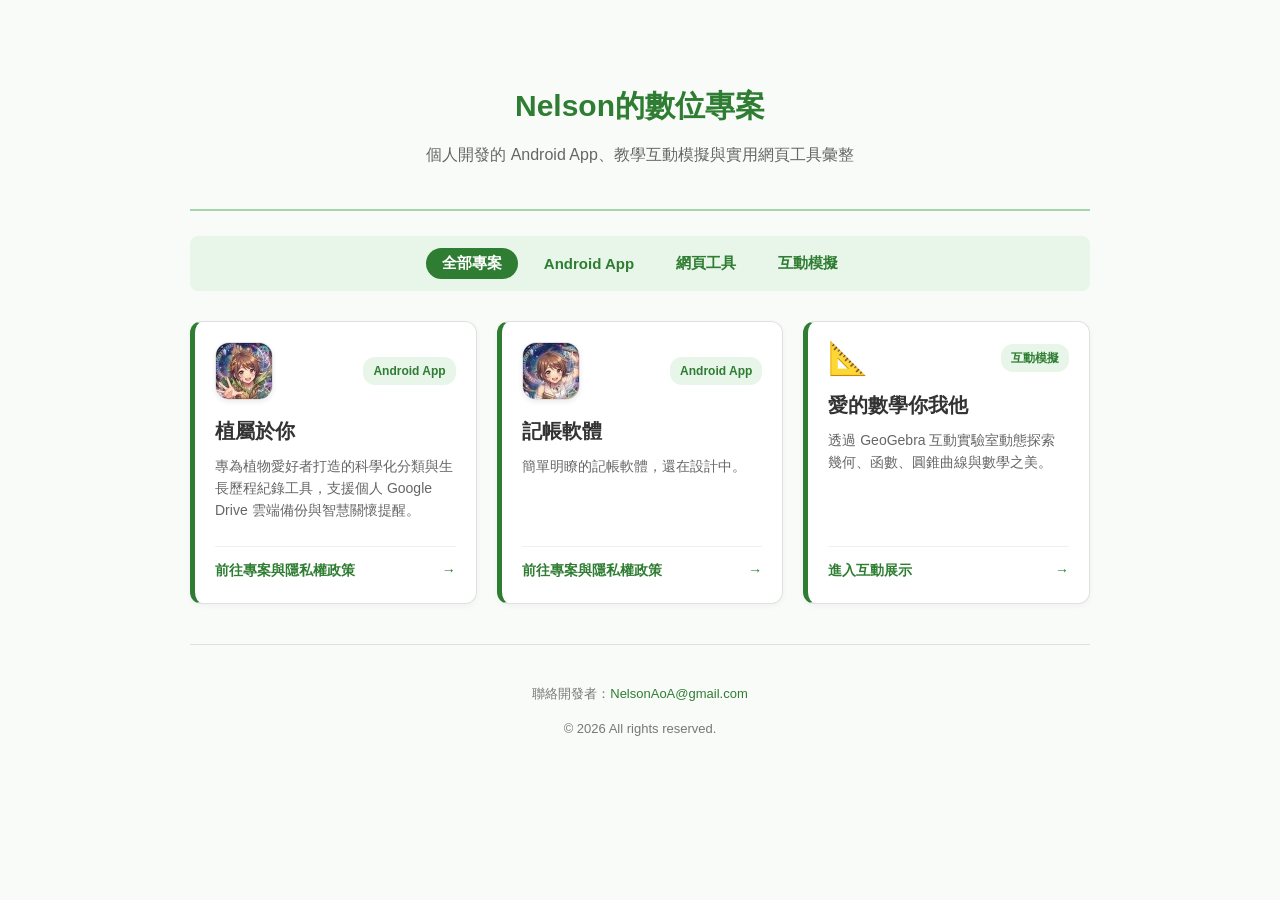
<file: index.html>
<!DOCTYPE html>
<html lang="zh-TW">
<head>
    <meta charset="UTF-8">
    <meta name="viewport" content="width=device-width, initial-scale=1.0">
    <title>Nelson的數位專案</title>
    <link rel="stylesheet" href="style.css">
</head>
<body>

    <header>
        <h1>Nelson的數位專案</h1>
        <p class="subtitle">個人開發的 Android App、教學互動模擬與實用網頁工具彙整</p>
    </header>

    <!-- 分類篩選按鈕 -->
    <nav id="filter-nav">
        <button class="active" data-filter="all">全部專案</button>
        <button data-filter="app">Android App</button>
        <button data-filter="web">網頁工具</button>
        <button data-filter="sim">互動模擬</button>
    </nav>

    <!-- 專案大按鈕卡片區 -->
    <main class="project-grid" id="project-grid">

        <!-- 專案 1：植屬於你 -->
        <a href="./plant/index.html" class="project-card" data-category="app">
            <div>
                <div class="card-header">
                <img src="plant/icon-plant.jpg" alt="植屬於你 App 圖示" class="project-icon-img">
                <span class="project-badge">Android App</span>
            </div>
                <h2>植屬於你</h2>
                <p>專為植物愛好者打造的科學化分類與生長歷程紀錄工具，支援個人 Google Drive 雲端備份與智慧關懷提醒。</p>
            </div>
            <div class="card-footer">
                <span>前往專案與隱私權政策</span>
                <span class="arrow">→</span>
            </div>
        </a>
        <!-- 專案 2：記帳軟體 -->
        <a href="./money/index.html" class="project-card" data-category="app">
            <div>
                <div class="card-header">
                <img src="money/icon-money.jpg" alt="植屬於你 App 圖示" class="project-icon-img">
                <span class="project-badge">Android App</span>
            </div>
                <h2>記帳軟體</h2>
                <p>簡單明瞭的記帳軟體，還在設計中。</p>
            </div>
            <div class="card-footer">
                <span>前往專案與隱私權政策</span>
                <span class="arrow">→</span>
            </div>
        </a>

        <!-- 專案 3：數學網站 -->
        <a href="./mathNlove/" class="project-card theme-pink" data-category="sim">
            <div>
                <div class="card-header">
                    <span class="project-icon">📐</span>
                    <span class="project-badge">互動模擬</span>
                </div>
                <h2>愛的數學你我他</h2>
                <p>透過 GeoGebra 互動實驗室動態探索幾何、函數、圓錐曲線與數學之美。</p>
            </div>
            <div class="card-footer">
                <span>進入互動展示</span>
                <span class="arrow">→</span>
            </div>
        </a>


    </main>

    <div class="footer">
        <p>聯絡開發者：<a href="mailto:NelsonAoA@gmail.com">NelsonAoA@gmail.com</a></p>
        <p>&copy; 2026 All rights reserved.</p>
    </div>

    <script>
        const filterButtons = document.querySelectorAll('#filter-nav button');
        const projectCards = document.querySelectorAll('.project-card');

        filterButtons.forEach(button => {
            button.addEventListener('click', () => {
                filterButtons.forEach(btn => btn.classList.remove('active'));
                button.classList.add('active');

                const filter = button.getAttribute('data-filter');

                projectCards.forEach(card => {
                    const category = card.getAttribute('data-category');
                    if(filter === 'all' || category === filter)
                    {
                        card.classList.remove('hidden');
                    }
                    else
                    {
                        card.classList.add('hidden');
                    }
                });
            });
        });
    </script>

</body>
</html>
</file>
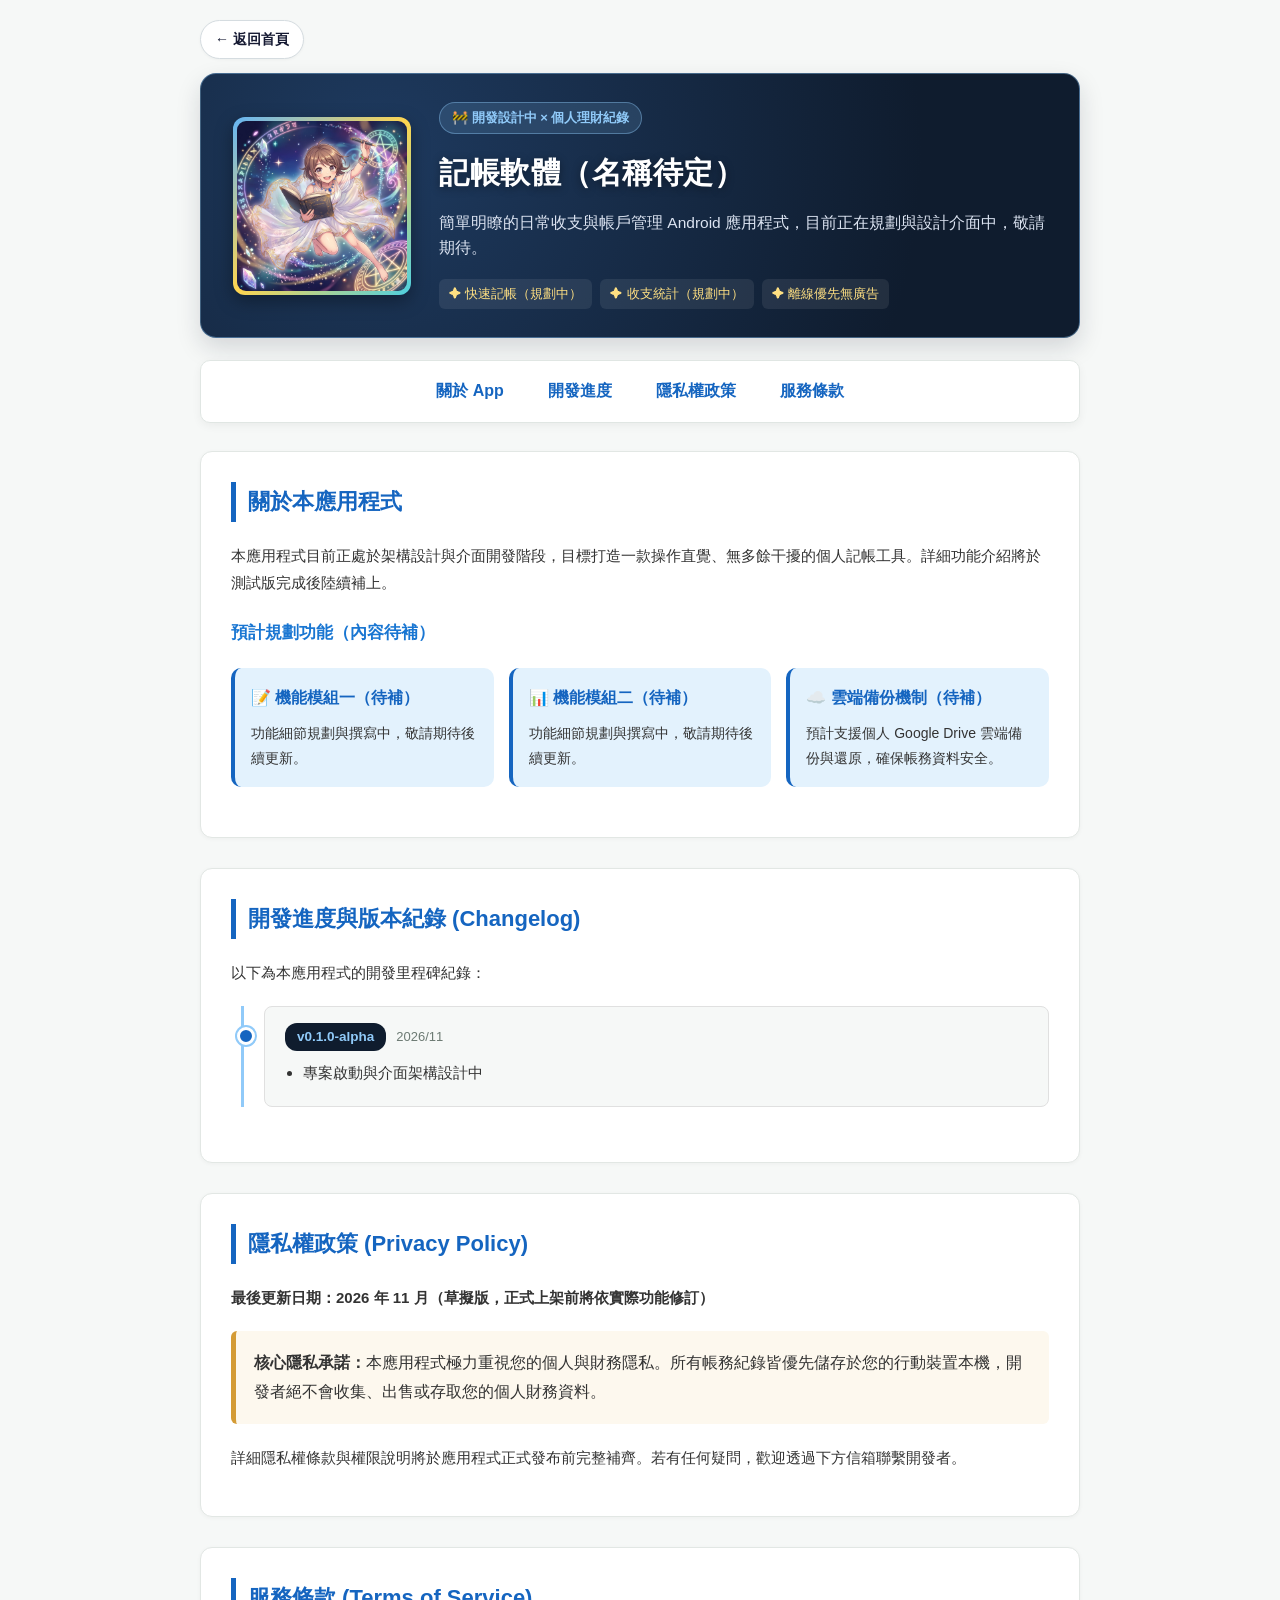
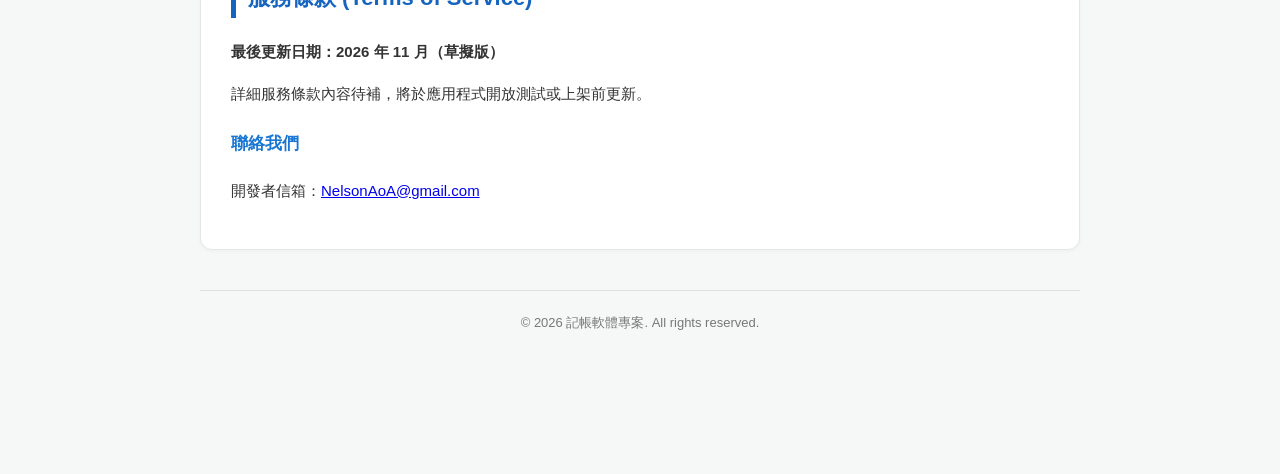
<file: money/index.html>
<!DOCTYPE html>
<html lang="zh-TW">
<head>
    <meta charset="UTF-8">
    <meta name="viewport" content="width=device-width, initial-scale=1.0">
    <title>記帳軟體 - 官方網站、隱私權政策與服務條款</title>
    <link rel="stylesheet" href="../project-style.css">
</head>
<body class="theme-blue">

    <!-- 頂部返回導覽列 -->
    <div class="top-bar">
        <a href="../index.html" class="back-btn">← 返回首頁</a>
    </div>

    <!-- 主視覺橫幅 -->
    <header class="hero-banner">
        <div class="hero-image-wrapper">
            <img src="hero-money.jpg" alt="記帳軟體 - 財富精靈少女主視覺">
        </div>
        <div class="hero-content">
            <span class="hero-badge">🚧 開發設計中 × 個人理財紀錄</span>
            <h1>記帳軟體（名稱待定）</h1>
            <p class="subtitle">簡單明瞭的日常收支與帳戶管理 Android 應用程式，目前正在規劃與設計介面中，敬請期待。</p>
            <div class="hero-tags">
                <span>✦ 快速記帳（規劃中）</span>
                <span>✦ 收支統計（規劃中）</span>
                <span>✦ 離線優先無廣告</span>
            </div>
        </div>
    </header>

    <!-- 導覽列 -->
    <nav>
        <a href="#about">關於 App</a>
        <a href="#changelog">開發進度</a>
        <a href="#privacy">隱私權政策</a>
        <a href="#terms">服務條款</a>
    </nav>

    <!-- 1. 應用程式介紹區塊 -->
    <section id="about">
        <h2>關於本應用程式</h2>
        <p>本應用程式目前正處於架構設計與介面開發階段，目標打造一款操作直覺、無多餘干擾的個人記帳工具。詳細功能介紹將於測試版完成後陸續補上。</p>

        <h3>預計規劃功能（內容待補）</h3>
        <div class="feature-grid">
            <div class="feature-item">
                <h4>📝 機能模組一（待補）</h4>
                <p>功能細節規劃與撰寫中，敬請期待後續更新。</p>
            </div>
            <div class="feature-item">
                <h4>📊 機能模組二（待補）</h4>
                <p>功能細節規劃與撰寫中，敬請期待後續更新。</p>
            </div>
            <div class="feature-item">
                <h4>☁️ 雲端備份機制（待補）</h4>
                <p>預計支援個人 Google Drive 雲端備份與還原，確保帳務資料安全。</p>
            </div>
        </div>
    </section>

    <!-- 2. 版本更新紀錄區塊 -->
    <section id="changelog">
        <h2>開發進度與版本紀錄 (Changelog)</h2>
        <p>以下為本應用程式的開發里程碑紀錄：</p>

        <div class="version-timeline">
            <div class="version-card">
                <div class="version-header">
                    <span class="version-tag">v0.1.0-alpha</span>
                    <span class="version-date">2026/11</span>
                </div>
                <ul>
                    <li>專案啟動與介面架構設計中</li>
                </ul>
            </div>
        </div>
    </section>

    <!-- 3. 隱私權政策區塊 -->
    <section id="privacy">
        <h2>隱私權政策 (Privacy Policy)</h2>
        <p><strong>最後更新日期：2026 年 11 月（草擬版，正式上架前將依實際功能修訂）</strong></p>

        <div class="highlight-box">
            <strong>核心隱私承諾：</strong>本應用程式極力重視您的個人與財務隱私。所有帳務紀錄皆優先儲存於您的行動裝置本機，開發者絕不會收集、出售或存取您的個人財務資料。
        </div>

        <p>詳細隱私權條款與權限說明將於應用程式正式發布前完整補齊。若有任何疑問，歡迎透過下方信箱聯繫開發者。</p>
    </section>

    <!-- 4. 服務條款區塊 -->
    <section id="terms">
        <h2>服務條款 (Terms of Service)</h2>
        <p><strong>最後更新日期：2026 年 11 月（草擬版）</strong></p>
        <p>詳細服務條款內容待補，將於應用程式開放測試或上架前更新。</p>

        <h3>聯絡我們</h3>
        <p>開發者信箱：<a href="mailto:NelsonAoA@gmail.com">NelsonAoA@gmail.com</a></p>
    </section>

    <div class="footer">
        &copy; 2026 記帳軟體專案. All rights reserved.
    </div>

</body>
</html>
</file>
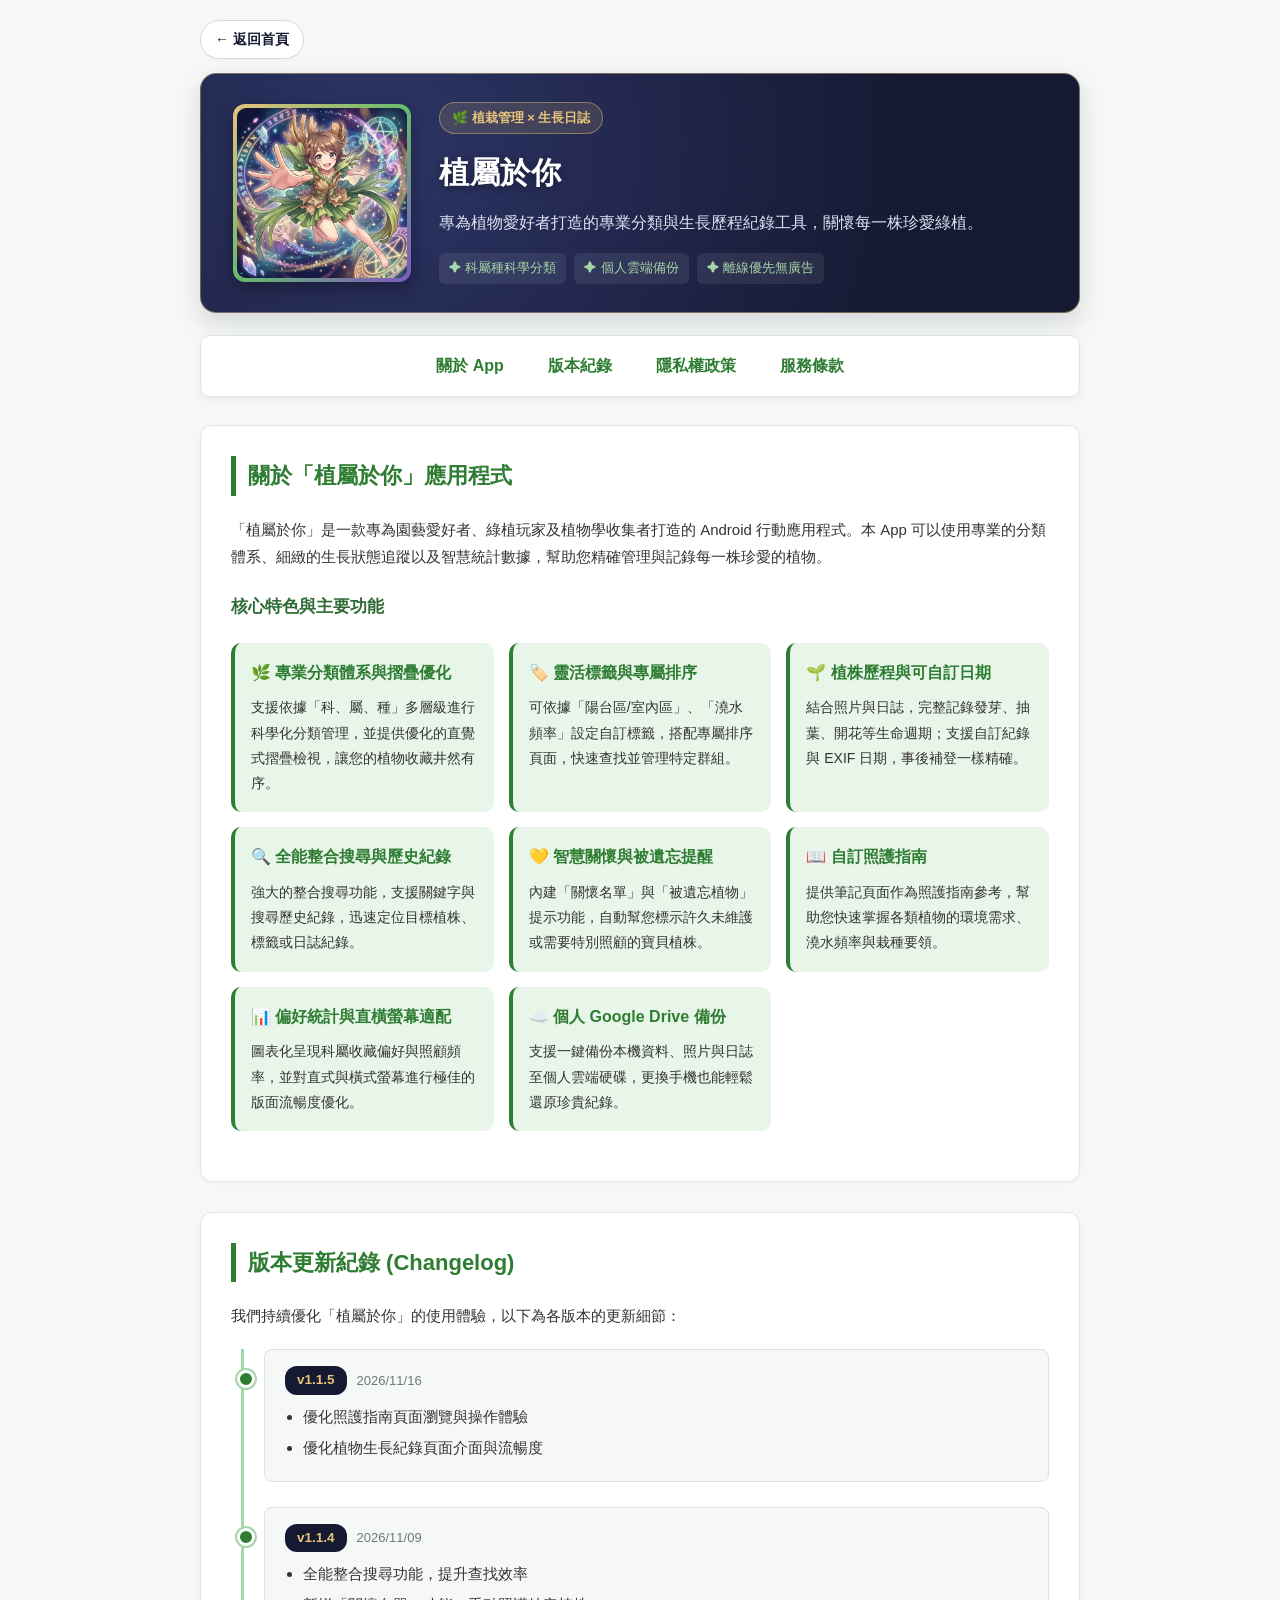
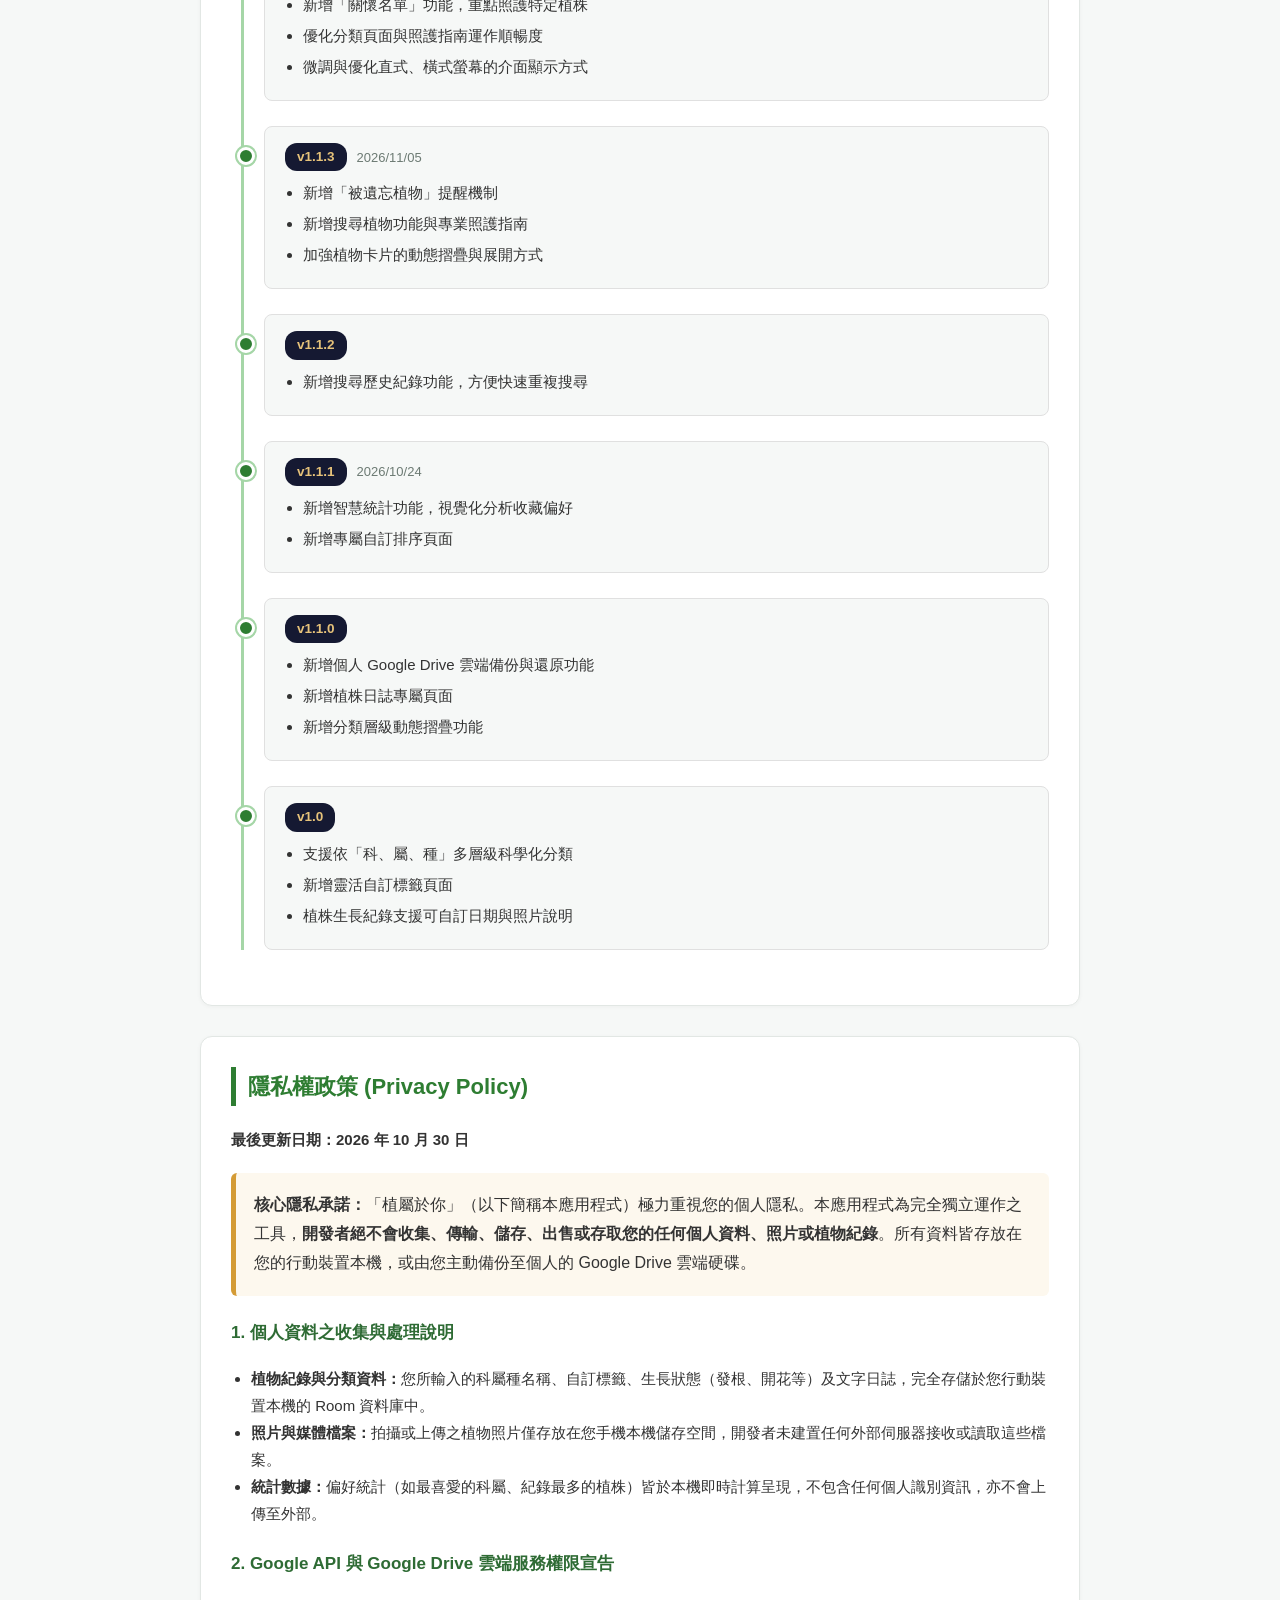
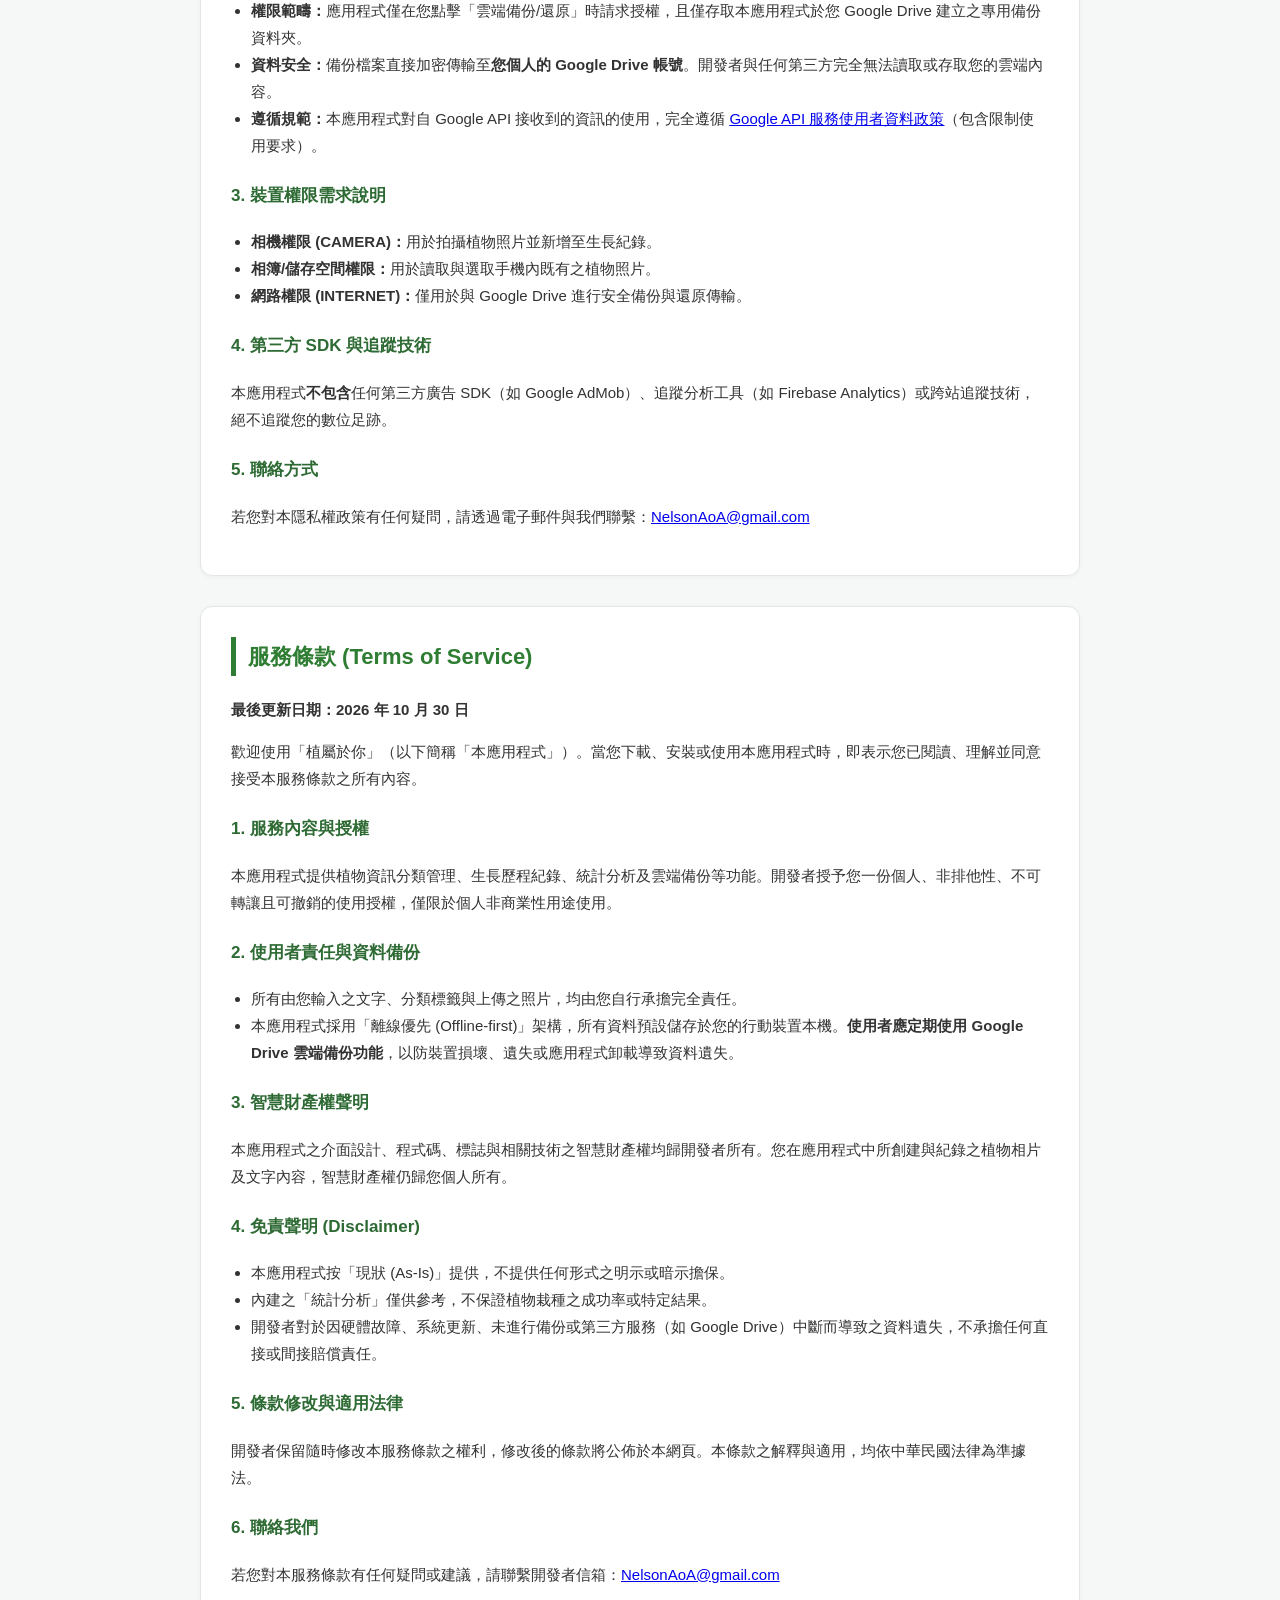
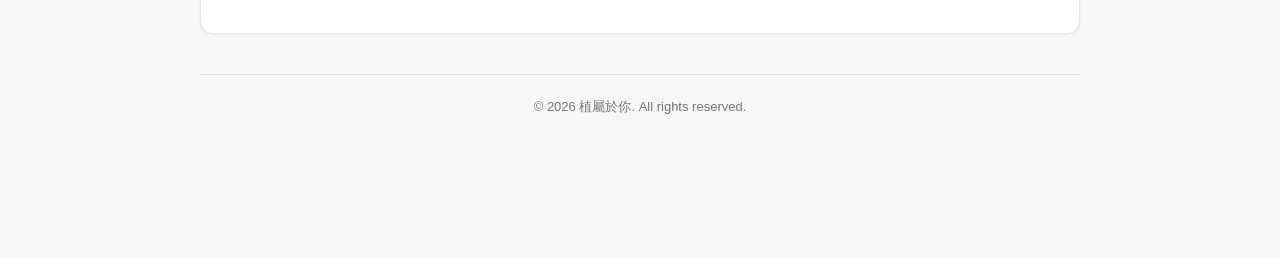
<file: plant/index.html>
<!DOCTYPE html>
<html lang="zh-TW">
<head>
    <meta charset="UTF-8">
    <meta name="viewport" content="width=device-width, initial-scale=1.0">
    <title>植屬於你 - 官方網站、隱私權政策與服務條款</title>
    <link rel="stylesheet" href="../project-style.css">
</head>
<body class="theme-green">

    <!-- 頂部返回導覽列 -->
    <div class="top-bar">
        <a href="../index.html" class="back-btn">← 返回首頁</a>
    </div>

    <!-- 奇幻星空 × 鹿角蕨精靈主視覺橫幅 -->
    <header class="hero-banner">
        <div class="hero-image-wrapper">
            <img src="hero-plant.jpg" alt="植屬於你 - 鹿角蕨精靈主視覺">
        </div>
        <div class="hero-content">
            <span class="hero-badge">🌿 植栽管理 × 生長日誌</span>
            <h1>植屬於你</h1>
            <p class="subtitle">專為植物愛好者打造的專業分類與生長歷程紀錄工具，關懷每一株珍愛綠植。</p>
            <div class="hero-tags">
                <span>✦ 科屬種科學分類</span>
                <span>✦ 個人雲端備份</span>
                <span>✦ 離線優先無廣告</span>
            </div>
        </div>
    </header>

    <!-- 導覽列：點擊直接跳轉對應段落 -->
    <nav>
        <a href="#about">關於 App</a>
        <a href="#changelog">版本紀錄</a>
        <a href="#privacy">隱私權政策</a>
        <a href="#terms">服務條款</a>
    </nav>

    <!-- 1. 應用程式介紹區塊 -->
    <section id="about">
        <h2>關於「植屬於你」應用程式</h2>
        <p>「植屬於你」是一款專為園藝愛好者、綠植玩家及植物學收集者打造的 Android 行動應用程式。本 App 可以使用專業的分類體系、細緻的生長狀態追蹤以及智慧統計數據，幫助您精確管理與記錄每一株珍愛的植物。</p>

        <h3>核心特色與主要功能</h3>
        <div class="feature-grid">
            <div class="feature-item">
                <h4>🌿 專業分類體系與摺疊優化</h4>
                <p>支援依據「科、屬、種」多層級進行科學化分類管理，並提供優化的直覺式摺疊檢視，讓您的植物收藏井然有序。</p>
            </div>
            <div class="feature-item">
                <h4>🏷️ 靈活標籤與專屬排序</h4>
                <p>可依據「陽台區/室內區」、「澆水頻率」設定自訂標籤，搭配專屬排序頁面，快速查找並管理特定群組。</p>
            </div>
            <div class="feature-item">
                <h4>🌱 植株歷程與可自訂日期</h4>
                <p>結合照片與日誌，完整記錄發芽、抽葉、開花等生命週期；支援自訂紀錄與 EXIF 日期，事後補登一樣精確。</p>
            </div>
            <div class="feature-item">
                <h4>🔍 全能整合搜尋與歷史紀錄</h4>
                <p>強大的整合搜尋功能，支援關鍵字與搜尋歷史紀錄，迅速定位目標植株、標籤或日誌紀錄。</p>
            </div>
            <div class="feature-item">
                <h4>💛 智慧關懷與被遺忘提醒</h4>
                <p>內建「關懷名單」與「被遺忘植物」提示功能，自動幫您標示許久未維護或需要特別照顧的寶貝植株。</p>
            </div>
            <div class="feature-item">
                <h4>📖 自訂照護指南</h4>
                <p>提供筆記頁面作為照護指南參考，幫助您快速掌握各類植物的環境需求、澆水頻率與栽種要領。</p>
            </div>
            <div class="feature-item">
                <h4>📊 偏好統計與直橫螢幕適配</h4>
                <p>圖表化呈現科屬收藏偏好與照顧頻率，並對直式與橫式螢幕進行極佳的版面流暢度優化。</p>
            </div>
            <div class="feature-item">
                <h4>☁️ 個人 Google Drive 備份</h4>
                <p>支援一鍵備份本機資料、照片與日誌至個人雲端硬碟，更換手機也能輕鬆還原珍貴紀錄。</p>
            </div>
        </div>
    </section>

    <!-- 2. 版本更新紀錄區塊 -->
    <section id="changelog">
        <h2>版本更新紀錄 (Changelog)</h2>
        <p>我們持續優化「植屬於你」的使用體驗，以下為各版本的更新細節：</p>

        <div class="version-timeline">

            <!-- v1.1.5 -->
            <div class="version-card">
                <div class="version-header">
                    <span class="version-tag">v1.1.5</span>
                    <span class="version-date">2026/11/16</span>
                </div>
                <ul>
                    <li>優化照護指南頁面瀏覽與操作體驗</li>
                    <li>優化植物生長紀錄頁面介面與流暢度</li>
                </ul>
            </div>

            <!-- v1.1.4 -->
            <div class="version-card">
                <div class="version-header">
                    <span class="version-tag">v1.1.4</span>
                    <span class="version-date">2026/11/09</span>
                </div>
                <ul>
                    <li>全能整合搜尋功能，提升查找效率</li>
                    <li>新增「關懷名單」功能，重點照護特定植株</li>
                    <li>優化分類頁面與照護指南運作順暢度</li>
                    <li>微調與優化直式、橫式螢幕的介面顯示方式</li>
                </ul>
            </div>

            <!-- v1.1.3 -->
            <div class="version-card">
                <div class="version-header">
                    <span class="version-tag">v1.1.3</span>
                    <span class="version-date">2026/11/05</span>
                </div>
                <ul>
                    <li>新增「被遺忘植物」提醒機制</li>
                    <li>新增搜尋植物功能與專業照護指南</li>
                    <li>加強植物卡片的動態摺疊與展開方式</li>
                </ul>
            </div>

            <!-- v1.1.2 -->
            <div class="version-card">
                <div class="version-header">
                    <span class="version-tag">v1.1.2</span>
                </div>
                <ul>
                    <li>新增搜尋歷史紀錄功能，方便快速重複搜尋</li>
                </ul>
            </div>

            <!-- v1.1.1 -->
            <div class="version-card">
                <div class="version-header">
                    <span class="version-tag">v1.1.1</span>
                    <span class="version-date">2026/10/24</span>
                </div>
                <ul>
                    <li>新增智慧統計功能，視覺化分析收藏偏好</li>
                    <li>新增專屬自訂排序頁面</li>
                </ul>
            </div>

            <!-- v1.1.0 -->
            <div class="version-card">
                <div class="version-header">
                    <span class="version-tag">v1.1.0</span>
                </div>
                <ul>
                    <li>新增個人 Google Drive 雲端備份與還原功能</li>
                    <li>新增植株日誌專屬頁面</li>
                    <li>新增分類層級動態摺疊功能</li>
                </ul>
            </div>

            <!-- v1.0 -->
            <div class="version-card">
                <div class="version-header">
                    <span class="version-tag">v1.0</span>
                </div>
                <ul>
                    <li>支援依「科、屬、種」多層級科學化分類</li>
                    <li>新增靈活自訂標籤頁面</li>
                    <li>植株生長紀錄支援可自訂日期與照片說明</li>
                </ul>
            </div>

        </div>
    </section>

    <!-- 3. 隱私權政策區塊 -->
    <section id="privacy">
        <h2>隱私權政策 (Privacy Policy)</h2>
        <p><strong>最後更新日期：2026 年 10 月 30 日</strong></p>

        <div class="highlight-box">
            <strong>核心隱私承諾：</strong>「植屬於你」（以下簡稱本應用程式）極力重視您的個人隱私。本應用程式為完全獨立運作之工具，<strong>開發者絕不會收集、傳輸、儲存、出售或存取您的任何個人資料、照片或植物紀錄</strong>。所有資料皆存放在您的行動裝置本機，或由您主動備份至個人的 Google Drive 雲端硬碟。
        </div>

        <h3>1. 個人資料之收集與處理說明</h3>
        <ul>
            <li><strong>植物紀錄與分類資料：</strong>您所輸入的科屬種名稱、自訂標籤、生長狀態（發根、開花等）及文字日誌，完全存儲於您行動裝置本機的 Room 資料庫中。</li>
            <li><strong>照片與媒體檔案：</strong>拍攝或上傳之植物照片僅存放在您手機本機儲存空間，開發者未建置任何外部伺服器接收或讀取這些檔案。</li>
            <li><strong>統計數據：</strong>偏好統計（如最喜愛的科屬、紀錄最多的植株）皆於本機即時計算呈現，不包含任何個人識別資訊，亦不會上傳至外部。</li>
        </ul>

        <h3>2. Google API 與 Google Drive 雲端服務權限宣告</h3>
        <ul>
            <li><strong>權限範疇：</strong>應用程式僅在您點擊「雲端備份/還原」時請求授權，且僅存取本應用程式於您 Google Drive 建立之專用備份資料夾。</li>
            <li><strong>資料安全：</strong>備份檔案直接加密傳輸至<strong>您個人的 Google Drive 帳號</strong>。開發者與任何第三方完全無法讀取或存取您的雲端內容。</li>
            <li><strong>遵循規範：</strong>本應用程式對自 Google API 接收到的資訊的使用，完全遵循 <a href="https://developers.google.com/terms/api-services-user-data-policy" target="_blank">Google API 服務使用者資料政策</a>（包含限制使用要求）。</li>
        </ul>

        <h3>3. 裝置權限需求說明</h3>
        <ul>
            <li><strong>相機權限 (CAMERA)：</strong>用於拍攝植物照片並新增至生長紀錄。</li>
            <li><strong>相簿/儲存空間權限：</strong>用於讀取與選取手機內既有之植物照片。</li>
            <li><strong>網路權限 (INTERNET)：</strong>僅用於與 Google Drive 進行安全備份與還原傳輸。</li>
        </ul>

        <h3>4. 第三方 SDK 與追蹤技術</h3>
        <p>本應用程式<strong>不包含</strong>任何第三方廣告 SDK（如 Google AdMob）、追蹤分析工具（如 Firebase Analytics）或跨站追蹤技術，絕不追蹤您的數位足跡。</p>

        <h3>5. 聯絡方式</h3>
        <p>若您對本隱私權政策有任何疑問，請透過電子郵件與我們聯繫：<a href="mailto:NelsonAoA@gmail.com">NelsonAoA@gmail.com</a></p>
    </section>

    <!-- 4. 服務條款區塊 -->
    <section id="terms">
        <h2>服務條款 (Terms of Service)</h2>
        <p><strong>最後更新日期：2026 年 10 月 30 日</strong></p>

        <p>歡迎使用「植屬於你」（以下簡稱「本應用程式」）。當您下載、安裝或使用本應用程式時，即表示您已閱讀、理解並同意接受本服務條款之所有內容。</p>

        <h3>1. 服務內容與授權</h3>
        <p>本應用程式提供植物資訊分類管理、生長歷程紀錄、統計分析及雲端備份等功能。開發者授予您一份個人、非排他性、不可轉讓且可撤銷的使用授權，僅限於個人非商業性用途使用。</p>

        <h3>2. 使用者責任與資料備份</h3>
        <ul>
            <li>所有由您輸入之文字、分類標籤與上傳之照片，均由您自行承擔完全責任。</li>
            <li>本應用程式採用「離線優先 (Offline-first)」架構，所有資料預設儲存於您的行動裝置本機。<strong>使用者應定期使用 Google Drive 雲端備份功能</strong>，以防裝置損壞、遺失或應用程式卸載導致資料遺失。</li>
        </ul>

        <h3>3. 智慧財產權聲明</h3>
        <p>本應用程式之介面設計、程式碼、標誌與相關技術之智慧財產權均歸開發者所有。您在應用程式中所創建與紀錄之植物相片及文字內容，智慧財產權仍歸您個人所有。</p>

        <h3>4. 免責聲明 (Disclaimer)</h3>
        <ul>
            <li>本應用程式按「現狀 (As-Is)」提供，不提供任何形式之明示或暗示擔保。</li>
            <li>內建之「統計分析」僅供參考，不保證植物栽種之成功率或特定結果。</li>
            <li>開發者對於因硬體故障、系統更新、未進行備份或第三方服務（如 Google Drive）中斷而導致之資料遺失，不承擔任何直接或間接賠償責任。</li>
        </ul>

        <h3>5. 條款修改與適用法律</h3>
        <p>開發者保留隨時修改本服務條款之權利，修改後的條款將公佈於本網頁。本條款之解釋與適用，均依中華民國法律為準據法。</p>

        <h3>6. 聯絡我們</h3>
        <p>若您對本服務條款有任何疑問或建議，請聯繫開發者信箱：<a href="mailto:NelsonAoA@gmail.com">NelsonAoA@gmail.com</a></p>
    </section>

    <div class="footer">
        &copy; 2026 植屬於你. All rights reserved.
    </div>

</body>
</html>
</file>
<file: style.css>
:root {
    --primary-color: #2e7d32;
    --primary-light: #e8f5e9;
    --primary-border: #a5d6a7;
    --text-color: #333333;
    --subtext-color: #666666;
    --bg-color: #f9fbf9;
    --card-bg: #ffffff;
}

html {
    scroll-behavior: smooth;
}

body {
    font-family: -apple-system, BlinkMacSystemFont, "Segoe UI", Roboto, "Helvetica Neue", Arial, sans-serif;
    line-height: 1.7;
    color: var(--text-color);
    max-width: 900px;
    margin: 0 auto;
    padding: 20px;
    background-color: var(--bg-color);
}

header {
    text-align: center;
    padding: 40px 0 25px;
    border-bottom: 2px solid var(--primary-border);
}

h1 {
    color: var(--primary-color);
    font-size: 30px;
    margin-bottom: 10px;
}

.subtitle {
    font-size: 16px;
    color: var(--subtext-color);
    margin-top: 0;
}

/* 分類篩選導覽列 */
nav {
    display: flex;
    justify-content: center;
    gap: 10px;
    margin: 25px 0 30px;
    background: var(--primary-light);
    padding: 12px;
    border-radius: 8px;
    flex-wrap: wrap;
}

nav button {
    background: transparent;
    border: none;
    color: var(--primary-color);
    font-family: inherit;
    font-size: 15px;
    font-weight: bold;
    padding: 6px 16px;
    border-radius: 20px;
    transition: all 0.2s ease;
    cursor: pointer;
}

nav button:hover,
nav button.active {
    background-color: var(--primary-color);
    color: white;
}

/* 大卡片按鈕網格 */
.project-grid {
    display: grid;
    grid-template-columns: repeat(auto-fill, minmax(270px, 1fr));
    gap: 20px;
    margin: 20px 0 40px;
}

.project-card {
    display: flex;
    flex-direction: column;
    justify-content: space-between;
    background: var(--card-bg);
    aspect-ratio: 1 / 1; 
    padding: 20px;
    border-radius: 12px;
    border: 1px solid #e0e0e0;
    border-left: 5px solid var(--primary-color);
    box-shadow: 0 2px 6px rgba(0, 0, 0, 0.04);
    text-decoration: none;
    color: inherit;
    transition: transform 0.2s ease, box-shadow 0.2s ease, border-color 0.2s ease;
}

.project-card:hover {
    transform: translateY(-4px);
    box-shadow: 0 8px 18px rgba(0, 0, 0, 0.08);
    border-color: var(--primary-color);
}

/* 不同專案類型的左框點綴色 */
.project-card.theme-blue {
    border-left-color: #1565c0;
}

.project-card.theme-blue:hover {
    border-color: #1565c0;
}

.project-card.theme-blue .project-badge {
    background: #e3f2fd;
    color: #1565c0;
}

.project-card.theme-amber {
    border-left-color: #ef6c00;
}

.project-card.theme-amber:hover {
    border-color: #ef6c00;
}

.project-card.theme-amber .project-badge {
    background: #fff3e0;
    color: #ef6c00;
}

.card-header {
    display: flex;
    justify-content: space-between;
    align-items: center;
    margin-bottom: 14px;
}

.project-icon {
    font-size: 32px;
    line-height: 1;
}
.project-icon-img {
    width: 56px;
    height: 56px;
    border-radius: 14px; /* 模擬 Android App Icon 的圓角矩形 */
    object-fit: cover;
    border: 1px solid #e0e0e0;
    box-shadow: 0 2px 5px rgba(0, 0, 0, 0.08);
}
.project-badge {
    font-size: 12px;
    font-weight: bold;
    background: var(--primary-light);
    color: var(--primary-color);
    padding: 4px 10px;
    border-radius: 12px;
}

.project-card h2 {
    margin: 0 0 8px 0;
    font-size: 20px;
    color: var(--text-color);
    border: none;
    padding: 0;
}

.project-card p {
    margin: 0;
    font-size: 14px;
    color: var(--subtext-color);
    line-height: 1.55;
    display: -webkit-box;
    -webkit-line-clamp: 3; 
    -webkit-box-orient: vertical;
    overflow: hidden;
}

.card-footer {
    display: flex;
    justify-content: space-between;
    align-items: center;
    padding-top: 12px;
    border-top: 1px solid #f0f0f0;
    font-size: 14px;
    font-weight: bold;
    color: var(--primary-color);
}

.project-card.theme-blue .card-footer {
    color: #1565c0;
}

.project-card.theme-amber .card-footer {
    color: #ef6c00;
}

.arrow {
    transition: transform 0.2s ease;
}

.project-card:hover .arrow {
    transform: translateX(4px);
}

.hidden {
    display: none;
}

.footer {
    margin-top: 40px;
    font-size: 13px;
    color: #777777;
    text-align: center;
    border-top: 1px solid #e0e0e0;
    padding: 25px 0 60px;
}

.footer a {
    color: var(--primary-color);
    text-decoration: none;
}

.footer a:hover {
    text-decoration: underline;
}
</file>
<file: project-style.css>
/* 1. 全站通用基底色（所有主題都會自動吃到） */
:root {
    --text-color: #333333;
    --bg-color: #f6f8f7;
    --card-bg: #ffffff;
}

/* 2. 植屬於你 - 森林綠 × 星空紫 */
body.theme-green {
    --primary-color: #2e7d32;
    --primary-light: #e8f5e9;
    --primary-border: #a5d6a7;
    --heading-sub: #2e6b34;
    --hero-bg: radial-gradient(circle at 20% 30%, #2d3566 0%, #151932 75%);
    --hero-border: rgba(230, 194, 122, 0.45);
    --hero-badge-bg: rgba(230, 194, 122, 0.15);
    --hero-badge-color: #e6c27a;
    --hero-tag-color: #a5d6a7;
    --frame-gradient: linear-gradient(135deg, #e6c27a, #66bb6a, #7e57c2);
    --tag-bg: #151932;
    --tag-color: #e6c27a;
}

/* 3. 記帳軟體 - 深海藍 × 琥珀金 */
body.theme-blue {
    --primary-color: #1565c0;
    --primary-light: #e3f2fd;
    --primary-border: #90caf9;
    --heading-sub: #1976d2;
    --hero-bg: radial-gradient(circle at 20% 30%, #1e3a5f 0%, #0f1c2e 75%);
    --hero-border: rgba(144, 202, 249, 0.4);
    --hero-badge-bg: rgba(144, 202, 249, 0.15);
    --hero-badge-color: #90caf9;
    --hero-tag-color: #ffe082;
    --frame-gradient: linear-gradient(135deg, #64b5f6, #ffd54f, #4dd0e1);
    --tag-bg: #0f1c2e;
    --tag-color: #90caf9;
}

html {
    scroll-behavior: smooth;
}

body {
    font-family: -apple-system, BlinkMacSystemFont, "Segoe UI", Roboto, "Helvetica Neue", Arial, sans-serif;
    line-height: 1.8;
    color: var(--text-color);
    max-width: 880px;
    margin: 0 auto;
    padding: 20px;
    background-color: var(--bg-color);
}

/* 頂部返回按鈕列 */
.top-bar {
    display: flex;
    justify-content: flex-start;
    margin-bottom: 14px;
}

.back-btn {
    display: inline-flex;
    align-items: center;
    gap: 6px;
    padding: 6px 14px;
    background-color: var(--card-bg);
    color: #151932;
    border: 1px solid #d5dce0;
    border-radius: 20px;
    text-decoration: none;
    font-size: 14px;
    font-weight: bold;
    box-shadow: 0 1px 3px rgba(0, 0, 0, 0.04);
    transition: all 0.2s ease;
}

.back-btn:hover {
    background-color: var(--primary-color);
    color: #ffffff;
    border-color: var(--primary-color);
    transform: translateX(-2px);
}

/* 主視覺橫幅 */
.hero-banner {
    display: flex;
    align-items: center;
    gap: 28px;
    background: var(--hero-bg);
    color: #ffffff;
    padding: 28px 32px;
    border-radius: 16px;
    border: 1px solid var(--hero-border);
    box-shadow: 0 10px 25px rgba(21, 25, 50, 0.15);
    position: relative;
    overflow: hidden;
}

.hero-image-wrapper {
    flex-shrink: 0;
    width: 170px;
    border-radius: 12px;
    padding: 4px;
    background: var(--frame-gradient);
    box-shadow: 0 6px 18px rgba(0, 0, 0, 0.35);
}

.hero-image-wrapper img {
    display: block;
    width: 100%;
    height: auto;
    border-radius: 9px;
}

/* 尚未放主視覺圖片時的佔位框樣式 */
.hero-placeholder {
    width: 100%;
    aspect-ratio: 3 / 4;
    background: rgba(255, 255, 255, 0.08);
    border-radius: 9px;
    display: flex;
    flex-direction: column;
    align-items: center;
    justify-content: center;
    color: rgba(255, 255, 255, 0.7);
    font-size: 13px;
    text-align: center;
    padding: 10px;
    box-sizing: border-box;
}

.hero-placeholder span {
    font-size: 36px;
    margin-bottom: 8px;
}

.hero-content {
    flex: 1;
}

.hero-badge {
    display: inline-block;
    background: var(--hero-badge-bg);
    color: var(--hero-badge-color);
    border: 1px solid var(--hero-border);
    font-size: 13px;
    font-weight: bold;
    padding: 3px 12px;
    border-radius: 20px;
    margin-bottom: 12px;
}

.hero-content h1 {
    color: #ffffff;
    font-size: 30px;
    margin: 0 0 10px 0;
    letter-spacing: 0.5px;
    text-shadow: 0 2px 8px rgba(0, 0, 0, 0.4);
}

.hero-content .subtitle {
    font-size: 15.5px;
    color: #dce4f2;
    margin: 0 0 18px 0;
    line-height: 1.65;
}

.hero-tags {
    display: flex;
    flex-wrap: wrap;
    gap: 8px;
}

.hero-tags span {
    font-size: 12.5px;
    color: var(--hero-tag-color);
    background: rgba(255, 255, 255, 0.08);
    padding: 4px 10px;
    border-radius: 6px;
}

/* 導覽列 */
nav {
    display: flex;
    justify-content: center;
    gap: 12px;
    margin: 22px 0 28px;
    background: var(--card-bg);
    padding: 10px 14px;
    border-radius: 10px;
    border: 1px solid #e0e6e3;
    position: sticky;
    top: 10px;
    box-shadow: 0 3px 10px rgba(0, 0, 0, 0.05);
    z-index: 100;
    flex-wrap: wrap;
}

nav a {
    color: var(--primary-color);
    text-decoration: none;
    font-weight: bold;
    padding: 6px 16px;
    border-radius: 20px;
    transition: all 0.2s ease;
    cursor: pointer;
}

nav a:hover {
    background-color: var(--primary-color);
    color: white;
}

/* 內容區塊卡片 */
section {
    background: var(--card-bg);
    padding: 30px;
    border-radius: 12px;
    margin-bottom: 30px;
    box-shadow: 0 1px 4px rgba(0, 0, 0, 0.04);
    border: 1px solid #e2e7e4;
    scroll-margin-top: 80px;
    min-height: 220px;
}

h2 {
    color: var(--primary-color);
    font-size: 22px;
    border-left: 5px solid var(--primary-color);
    padding-left: 12px;
    margin-top: 0;
    margin-bottom: 20px;
}

h3 {
    color: var(--heading-sub);
    font-size: 17px;
    margin-top: 22px;
}

p, li {
    font-size: 15px;
}

ul {
    padding-left: 20px;
}

/* 功能特色網格 */
.feature-grid {
    display: grid;
    grid-template-columns: repeat(auto-fit, minmax(240px, 1fr));
    gap: 15px;
    margin: 20px 0;
}

.feature-item {
    background: var(--primary-light);
    padding: 16px;
    border-radius: 10px;
    border-left: 4px solid var(--primary-color);
    transition: transform 0.2s ease;
}

.feature-item:hover {
    transform: translateY(-2px);
}

.feature-item h4 {
    margin: 0 0 8px 0;
    color: var(--primary-color);
}

.feature-item p {
    margin: 0;
    font-size: 14px;
}

/* 版本紀錄時間軸 */
.version-timeline {
    position: relative;
    padding-left: 20px;
    border-left: 3px solid var(--primary-border);
    margin: 20px 0 10px 10px;
}

.version-card {
    position: relative;
    margin-bottom: 25px;
    background: var(--bg-color);
    padding: 16px 20px;
    border-radius: 8px;
    border: 1px solid #e0e0e0;
}

.version-card::before {
    content: '';
    position: absolute;
    left: -28px;
    top: 20px;
    width: 12px;
    height: 12px;
    border-radius: 50%;
    background-color: var(--primary-color);
    border: 3px solid white;
    box-shadow: 0 0 0 2px var(--primary-border);
}

.version-header {
    display: flex;
    align-items: center;
    gap: 10px;
    margin-bottom: 8px;
}

.version-tag {
    display: inline-block;
    background: var(--tag-bg);
    color: var(--tag-color);
    font-weight: bold;
    font-size: 13.5px;
    padding: 2px 12px;
    border-radius: 12px;
}

.version-date {
    font-size: 13px;
    color: #6c7a73;
    font-weight: 500;
}

.version-card ul {
    margin: 5px 0 0 0;
    padding-left: 18px;
}

.version-card li {
    margin-bottom: 4px;
}

/* 重點提示框 */
.highlight-box {
    background-color: #fdf8ee;
    padding: 18px;
    border-left: 5px solid #d49b35;
    border-radius: 6px;
    margin: 20px 0;
}

.footer {
    margin-top: 40px;
    font-size: 13px;
    color: #777777;
    text-align: center;
    border-top: 1px solid #e0e0e0;
    padding-top: 20px;
    padding-bottom: 120px;
}

/* 手機版自適應調整 */
@media (max-width: 640px) {
    .hero-banner {
        flex-direction: column;
        text-align: center;
        padding: 24px 20px;
    }

    .hero-image-wrapper {
        width: 150px;
    }

    .hero-tags {
        justify-content: center;
    }
}
</file>
